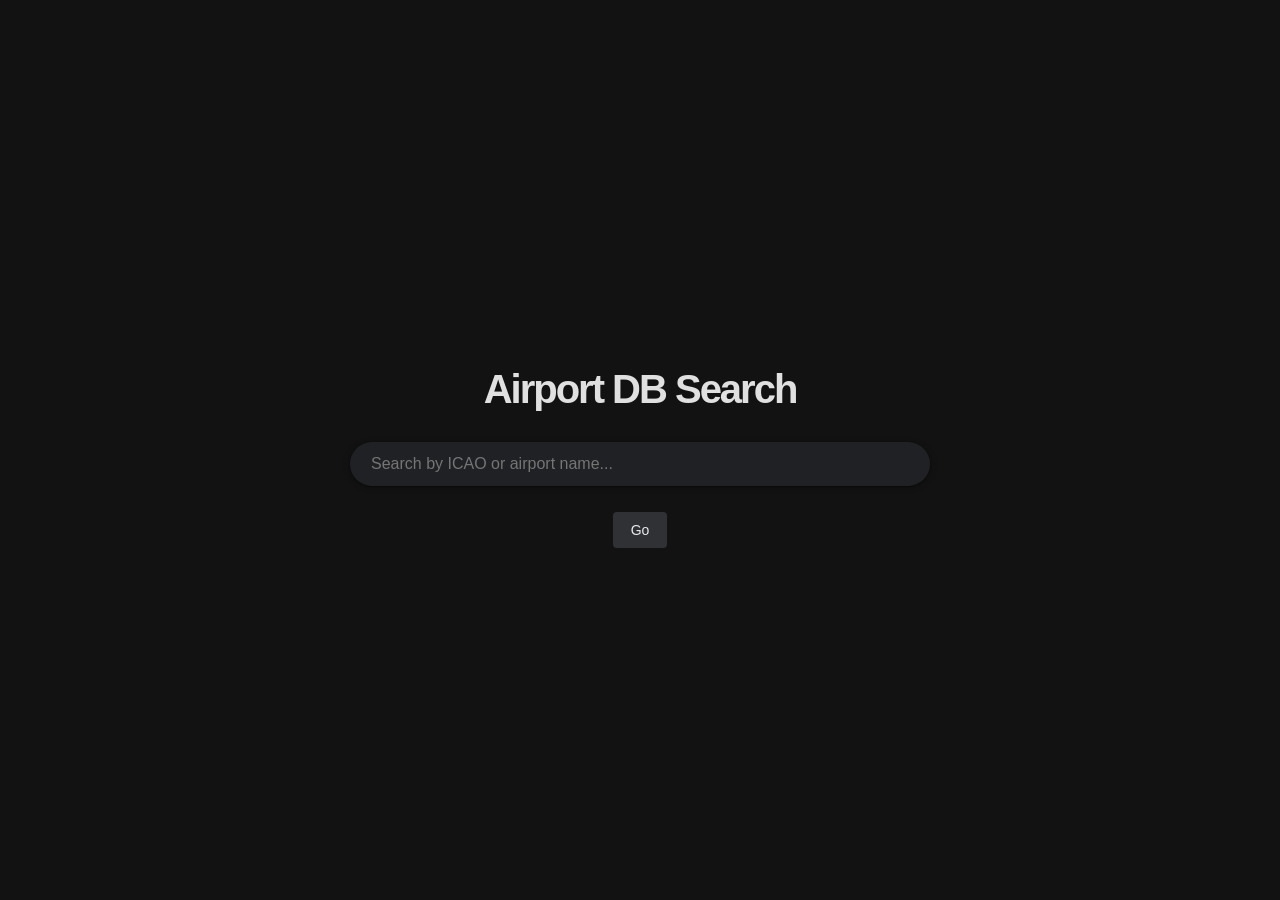
<file: search.html>
<!-- v0.2 -->
<!DOCTYPE html>
<html lang="en">
<head>
    <meta charset="UTF-8">
    <meta name="viewport" content="width=device-width, initial-scale=1.0">
    <title>Airport Database Search</title>
    <style>
        :root {
            --bg-color: #121212;
            --card-bg: #1e1e1e;
            --accent-color: #3b82f6;
            --text-primary: #e0e0e0;
            --text-secondary: #aaa;
            --border-color: #333;
        }

        body {
            background-color: var(--bg-color);
            color: var(--text-primary);
            font-family: -apple-system, BlinkMacSystemFont, "Segoe UI", Roboto, Helvetica, Arial, sans-serif;
            margin: 0;
            padding: 0;
            display: flex;
            flex-direction: column;
            min-height: 100vh;
        }

        /* Smoothly slides search from center to top when results show */
        .search-container {
            display: flex;
            flex-direction: column;
            align-items: center;
            justify-content: center;
            flex-grow: 1;
            transition: all 0.4s cubic-bezier(0.4, 0, 0.2, 1);
            padding: 20px;
        }

        body.has-results .search-container {
            flex-grow: 0;
            padding-top: 40px;
            padding-bottom: 20px;
        }

        h1 {
            font-size: 2.5rem;
            font-weight: 600;
            margin-bottom: 30px;
            letter-spacing: -0.05em;
            transition: all 0.4s ease;
        }

        body.has-results h1 {
            font-size: 1.5rem;
            margin-bottom: 15px;
        }

        .search-form {
            width: 100%;
            max-width: 580px;
            display: flex;
            flex-direction: column;
            align-items: center;
            gap: 15px;
        }

        .input-wrapper {
            position: relative;
            width: 100%;
        }

        .search-input {
            width: 100%;
            box-sizing: border-box;
            background-color: transparent;
            border: 1px solid var(--border-color);
            border-radius: 24px;
            padding: 12px 20px;
            color: var(--text-primary);
            font-size: 16px;
            outline: none;
            transition: background-color 0.2s, border-color 0.2s, box-shadow 0.2s;
        }

        .search-input:focus, .search-input:hover {
            background-color: #202124;
            border-color: transparent;
            box-shadow: 0 1px 6px rgba(0,0,0,0.4), 0 1px 1px rgba(0,0,0,0.2);
        }

        .go-button {
            background-color: #303134;
            border: 1px solid transparent;
            border-radius: 4px;
            color: #e8eaed;
            font-size: 14px;
            margin: 11px 4px;
            padding: 0 16px;
            line-height: 27px;
            height: 36px;
            min-width: 54px;
            text-align: center;
            cursor: pointer;
            user-select: none;
            transition: border-color 0.1s, color 0.1s;
        }

        .go-button:hover {
            border-color: #5f6368;
            color: #fff;
        }

        .results-wrapper {
            width: 100%;
            max-width: 800px;
            margin: 0 auto;
            padding: 0 20px 40px 20px;
            box-sizing: border-box;
        }

        .results-count {
            color: var(--text-secondary);
            font-size: 14px;
            margin-bottom: 20px;
        }

        .results-grid {
            display: grid;
            grid-template-columns: 1fr;
            gap: 16px;
        }

        @media (min-width: 600px) {
            .results-grid {
                grid-template-columns: repeat(2, 1fr);
            }
        }

        .airport-card {
            background-color: var(--card-bg);
            border: 1px solid var(--border-color);
            border-radius: 8px;
            padding: 20px;
            display: flex;
            flex-direction: column;
            justify-content: space-between;
            gap: 12px;
        }

        .airport-header {
            display: flex;
            justify-content: space-between;
            align-items: flex-start;
        }

        .airport-icao {
            font-size: 1.25rem;
            font-weight: 700;
            color: var(--accent-color);
        }

        .airport-rwy {
            font-size: 11px;
            font-weight: 700;
            background-color: #2a2a2a;
            padding: 3px 8px;
            border-radius: 12px;
            color: var(--text-secondary);
        }

        .airport-name {
            font-size: 1rem;
            font-weight: 500;
            margin: 0;
            line-height: 1.4;
        }

        .airport-specs {
            display: flex;
            flex-wrap: wrap;
            gap: 12px;
            font-size: 13px;
            color: var(--text-secondary);
            border-top: 1px solid #2a2a2a;
            padding-top: 10px;
        }

        .spec-item strong {
            color: var(--text-primary);
        }

        .airport-footer {
            display: flex;
            justify-content: space-between;
            align-items: center;
            font-size: 12px;
            margin-top: auto;
            padding-top: 5px;
        }

        .tag-badge {
            color: var(--text-secondary);
            font-style: italic;
        }

        .source-link {
            color: var(--accent-color);
            text-decoration: none;
            font-weight: 500;
        }

        .source-link:hover {
            text-decoration: underline;
        }

        .source-text {
            color: var(--text-secondary);
        }
    </style>
</head>
<body>

    <div class="search-container" id="searchContainer">
        <h1 id="mainTitle">Airport DB Search</h1>
        <form class="search-form" id="searchForm" autocomplete="off">
            <div class="input-wrapper">
                <input type="text" id="searchInput" class="search-input" placeholder="Search by ICAO or airport name..." autofocus>
            </div>
            <button type="submit" class="go-button">Go</button>
        </form>
    </div>

    <div class="results-wrapper" id="resultsWrapper" style="display: none;">
        <div class="results-count" id="resultsCount"></div>
        <div class="results-grid" id="resultsGrid"></div>
    </div>

    <script type="text/javascript" src="airports-db.js?v=0506g"></script>

    <script>
        const searchForm = document.getElementById('searchForm');
        const searchInput = document.getElementById('searchInput');
        const resultsWrapper = document.getElementById('resultsWrapper');
        const resultsCount = document.getElementById('resultsCount');
        const resultsGrid = document.getElementById('resultsGrid');

        searchForm.addEventListener('submit', function(e) {
            e.preventDefault();
            const query = searchInput.value.trim().toLowerCase();
            
            if (!query) {
                // If query is empty, reset back to center home look
                document.body.classList.remove('has-results');
                resultsWrapper.style.display = 'none';
                return;
            }

            // Simple filter matches against ICAO or Name
            // It will automatically read 'seedAirportDatabase' from the linked file above
            const filteredAirports = seedAirportDatabase.filter(airport => 
                airport.icao.toLowerCase().includes(query) || 
                airport.name.toLowerCase().includes(query)
            );

            // Trigger visual transitions
            document.body.classList.add('has-results');
            resultsWrapper.style.display = 'block';
            
            // Display results details
            resultsCount.textContent = `Found ${filteredAirports.length} result${filteredAirports.length === 1 ? '' : 's'}`;
            
            resultsGrid.innerHTML = '';
            filteredAirports.forEach(airport => {
                const card = document.createElement('div');
                card.className = 'airport-card';
                
                // Construct standard specifications string dynamically
                let specsHTML = `
                    <div class="spec-item"><strong>Type:</strong> ${airport.rwy || 'N/A'}</div>
                    <div class="spec-item"><strong>Length:</strong> ${airport.length ? airport.length + ' ft' : 'N/A'}</div>
                `;
                if(airport.elev !== undefined) {
                    specsHTML += `<div class="spec-item"><strong>Elev:</strong> ${airport.elev} ft</div>`;
                }
                specsHTML += `
                    <div class="spec-item"><strong>Lat:</strong> ${airport.lat}</div>
                    <div class="spec-item"><strong>Lon:</strong> ${airport.lon}</div>
                `;

                // Handle conditional external links or regular text strings
                let linkHTML = `<span class="source-text">${airport.linkText || airport.source}</span>`;
                if (airport.url) {
                    linkHTML = `<a href="${airport.url}" target="_blank" class="source-link">${airport.linkText || 'Link'}</a>`;
                }

                card.innerHTML = `
                    <div class="airport-header">
                        <span class="airport-icao">${airport.icao}</span>
                        <span class="airport-rwy">${airport.source}</span>
                    </div>
                    <p class="airport-name">${airport.name}</p>
                    <div class="airport-specs">
                        ${specsHTML}
                    </div>
                    <div class="airport-footer">
                        <span class="tag-badge">${airport.tag || ''}</span>
                        ${linkHTML}
                    </div>
                `;
                resultsGrid.appendChild(card);
            });
        });
    </script>
</body>
</html>
</file>
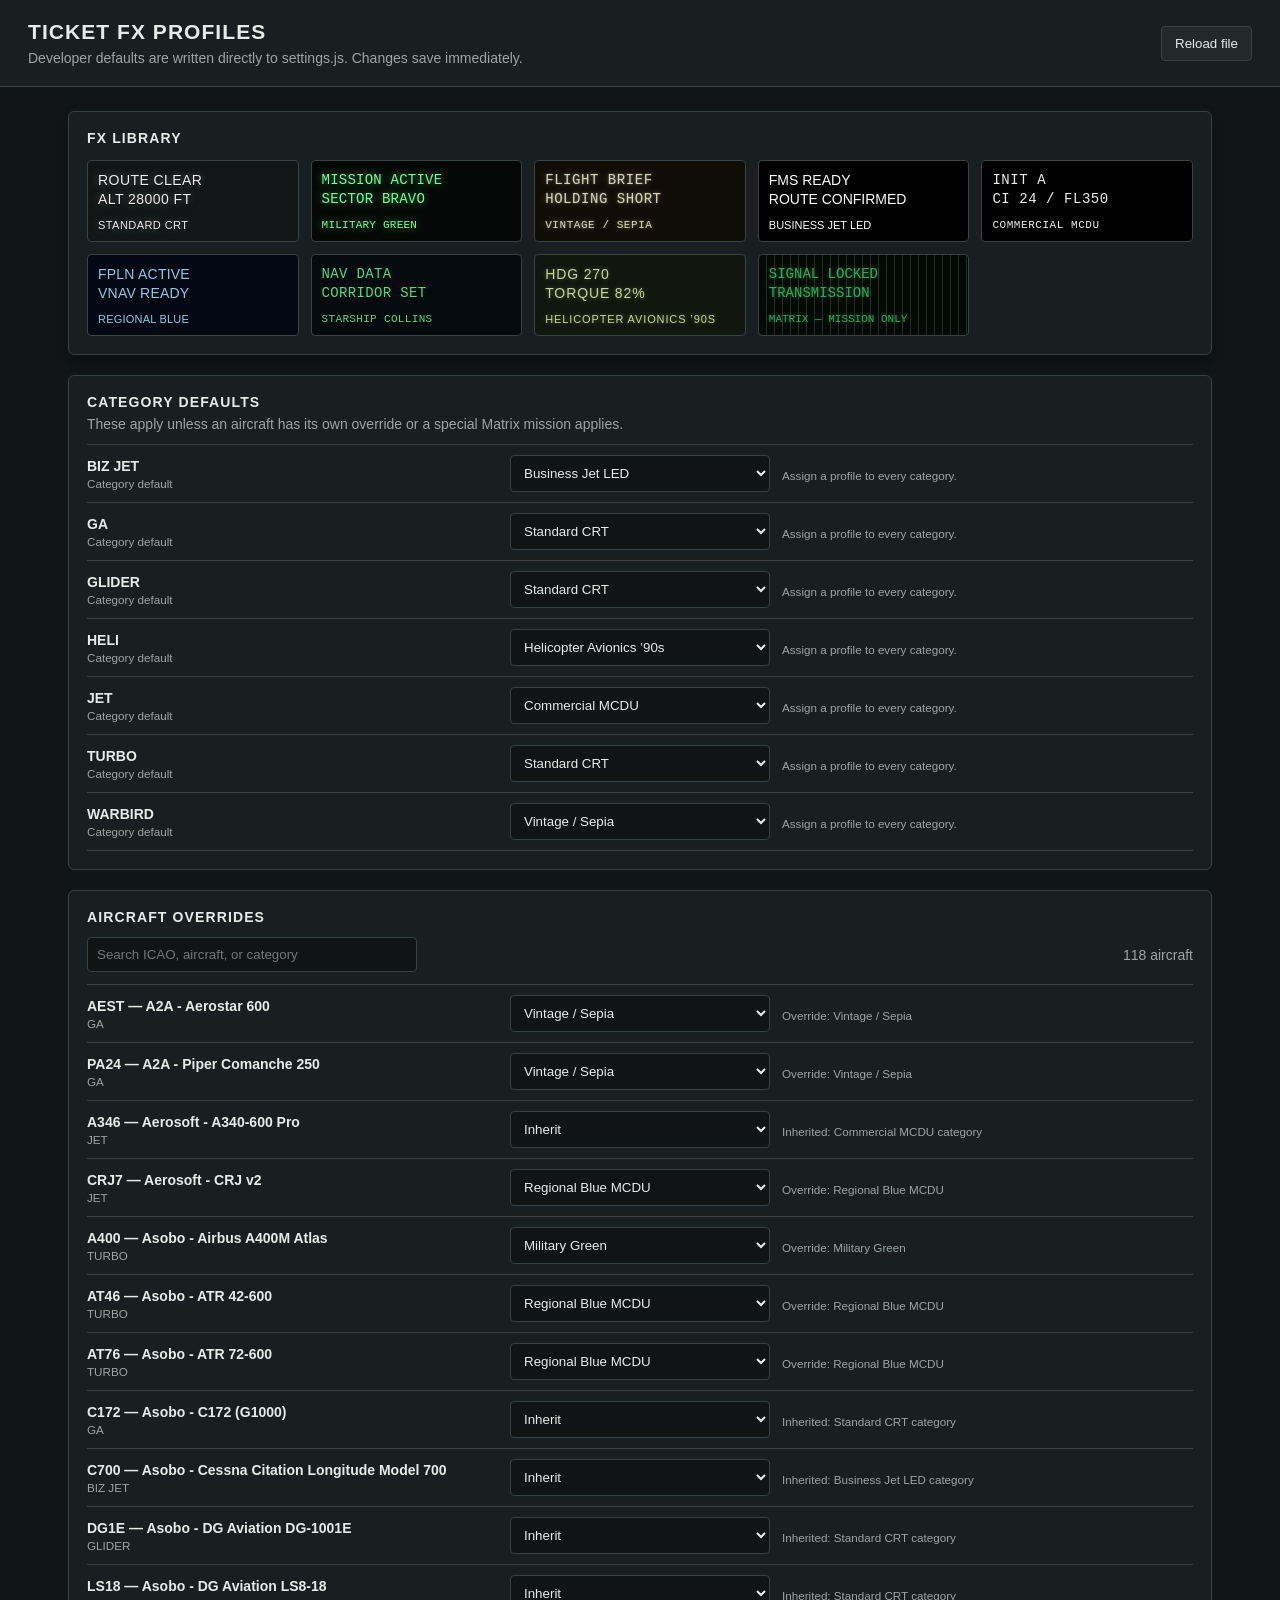
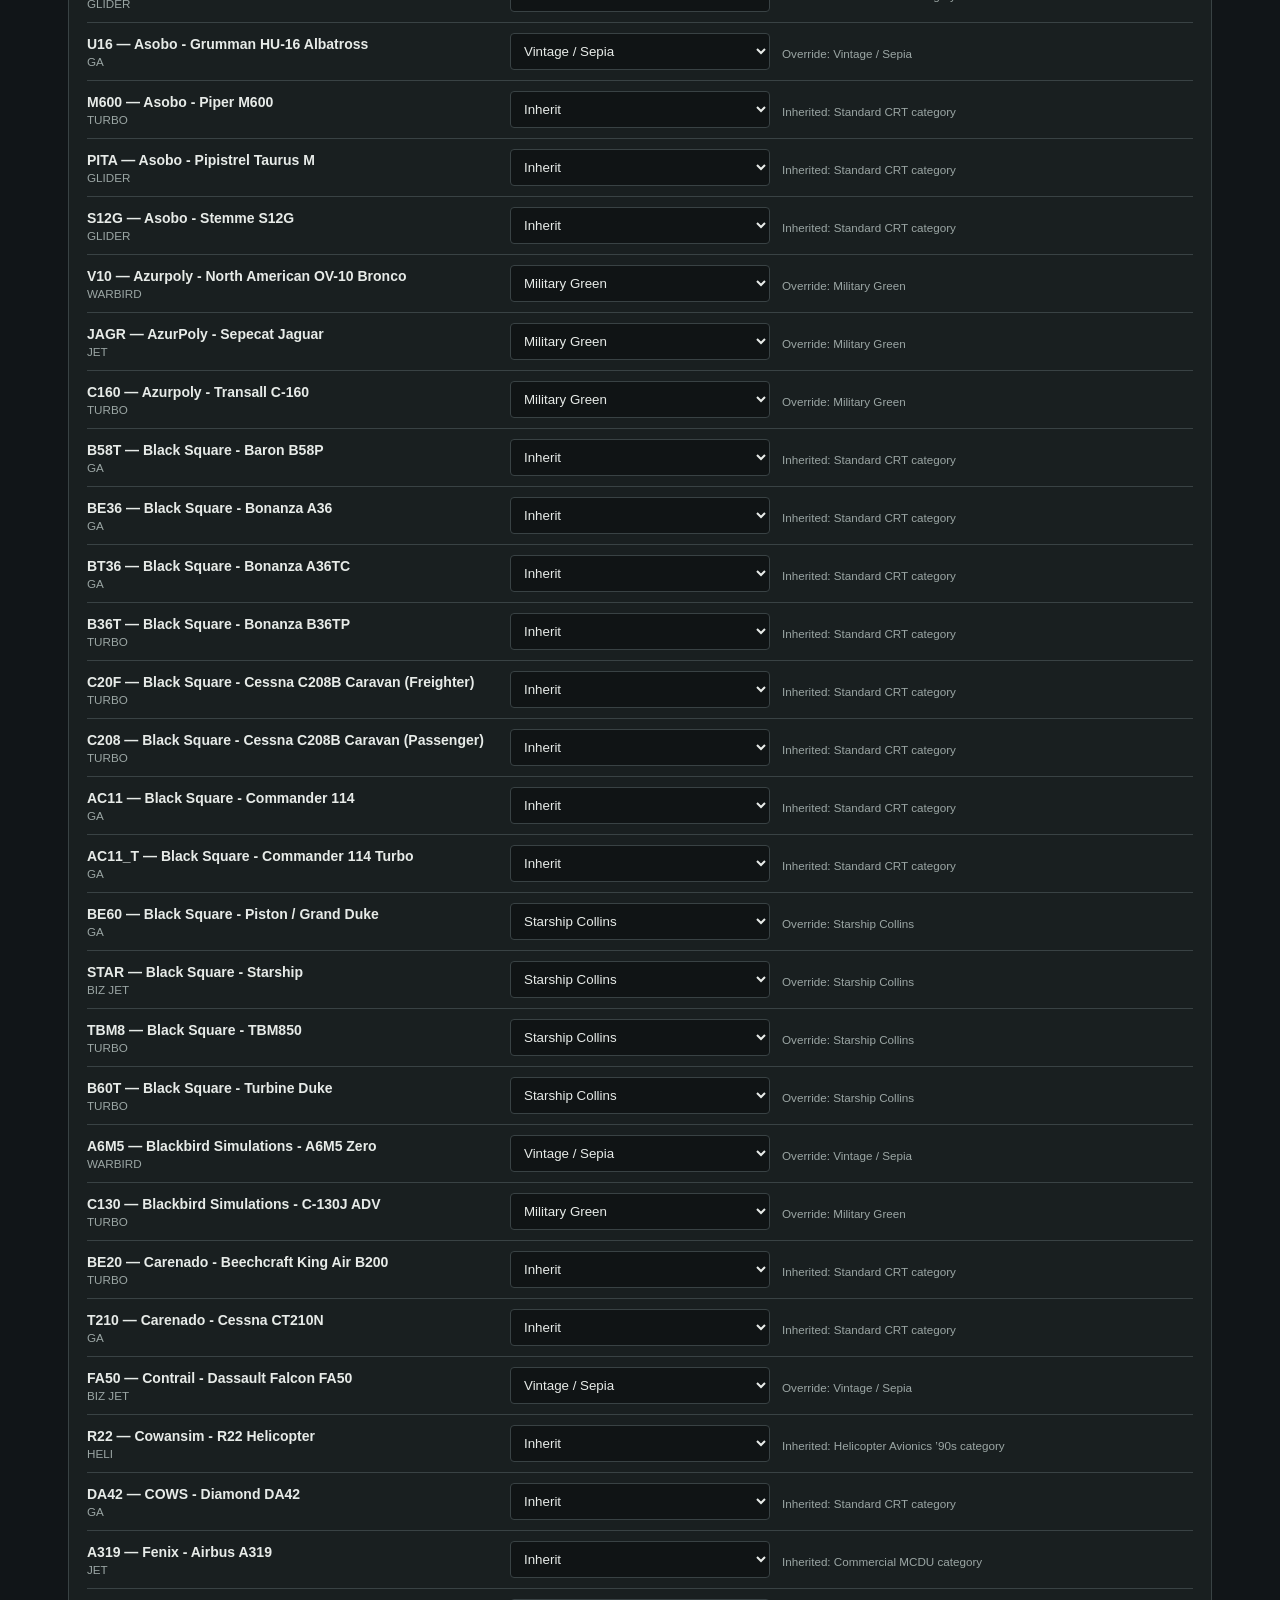
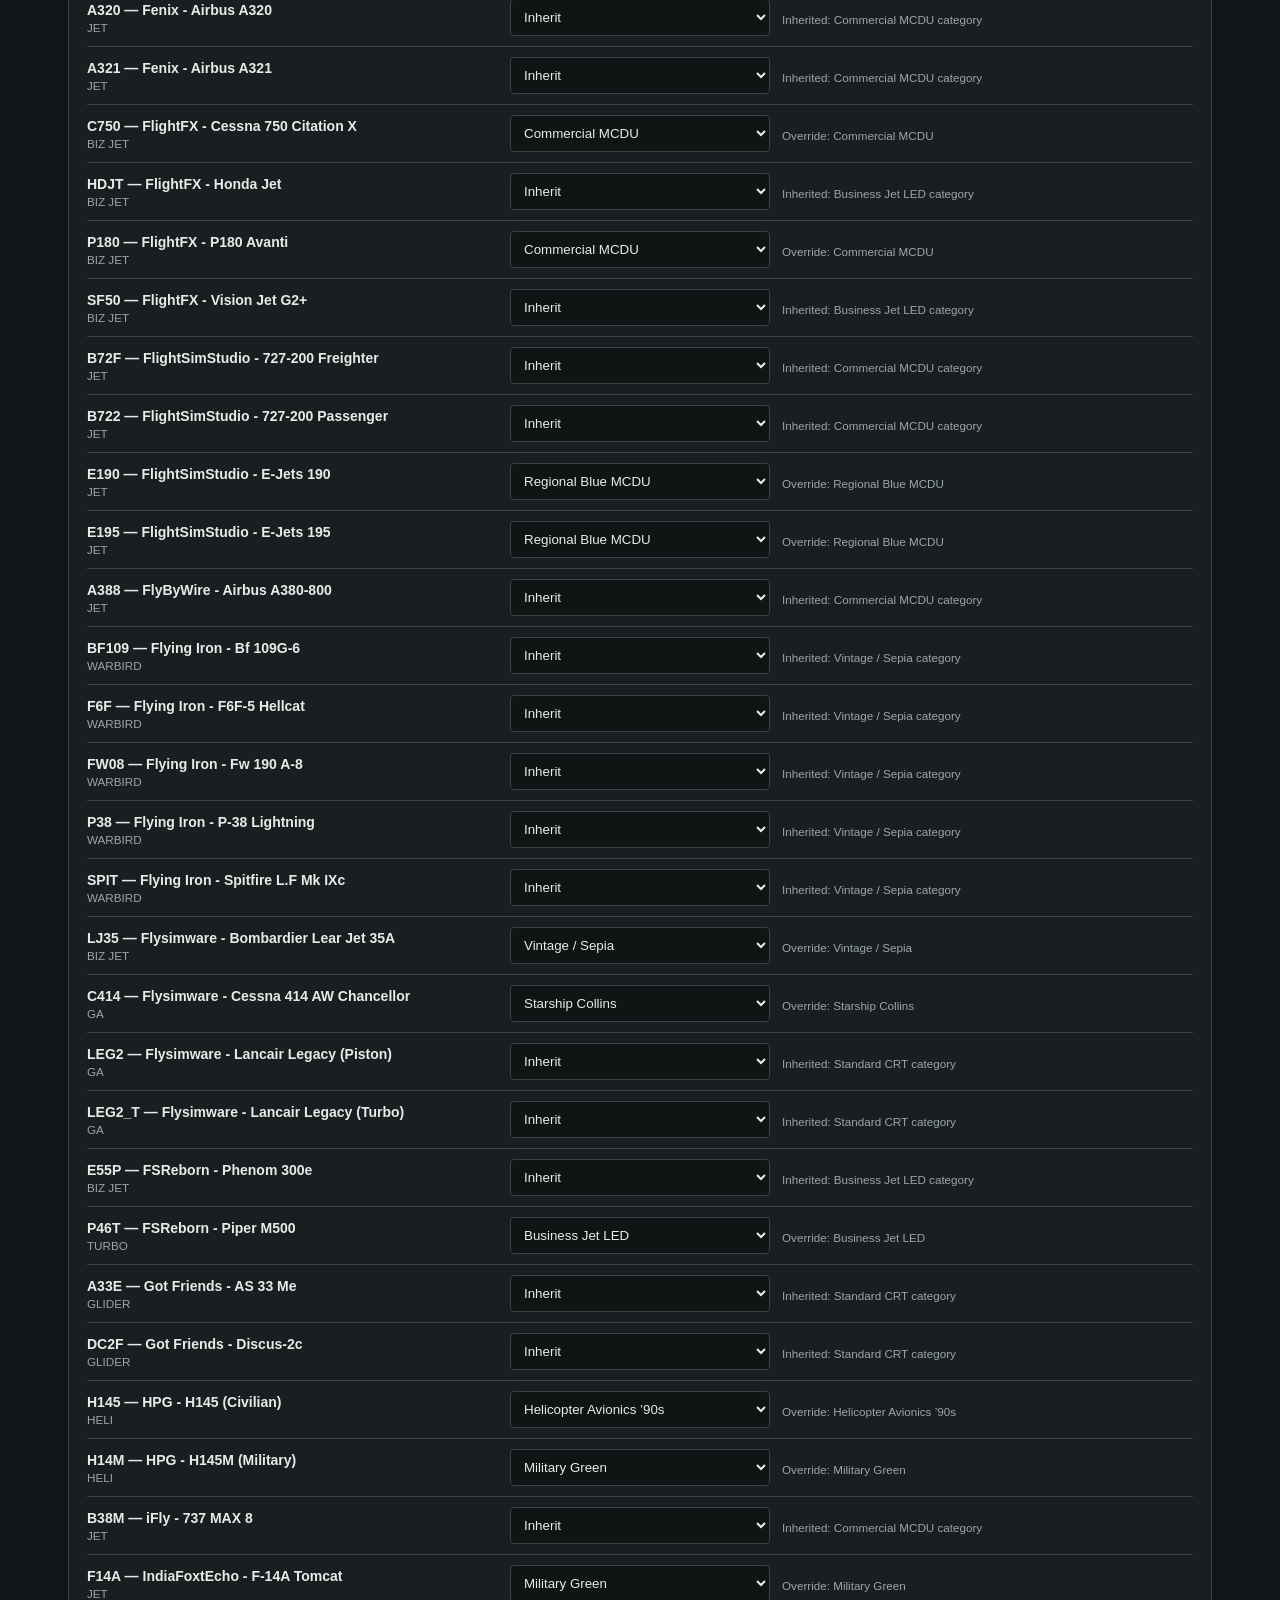
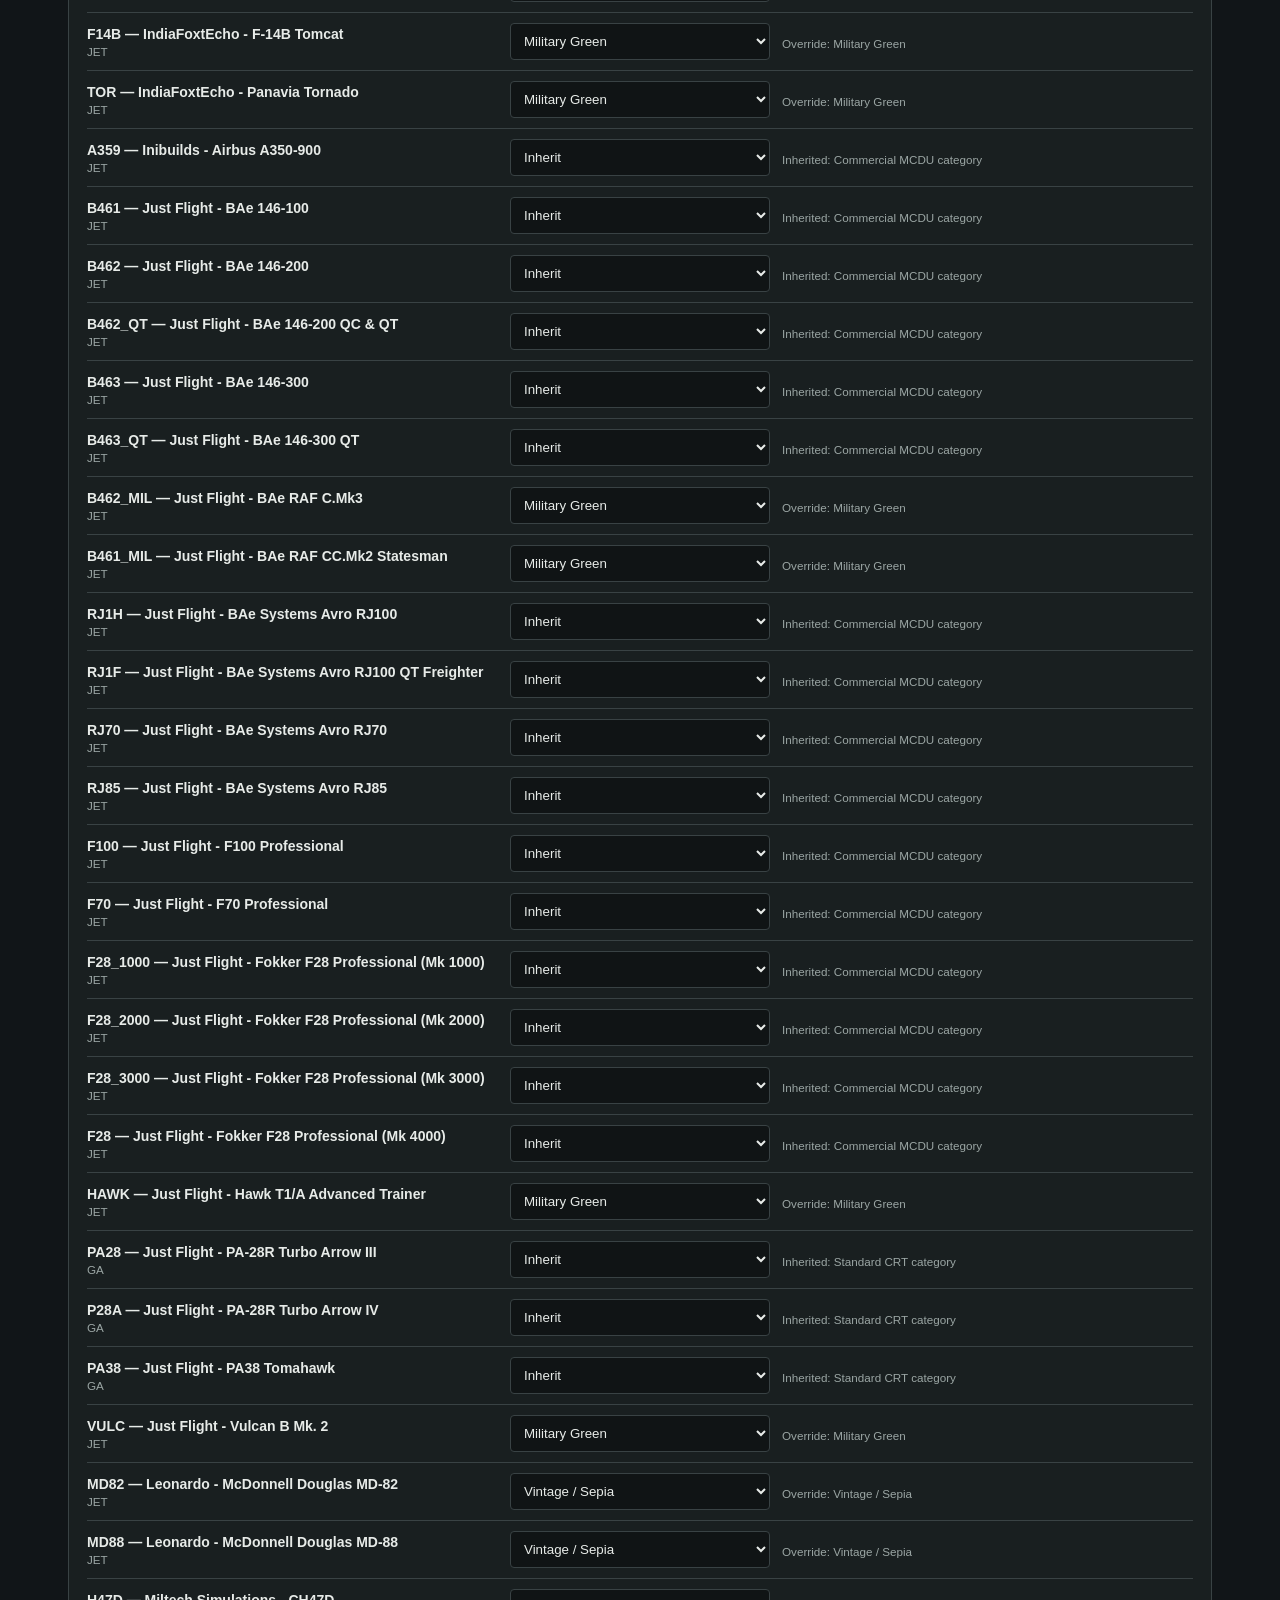
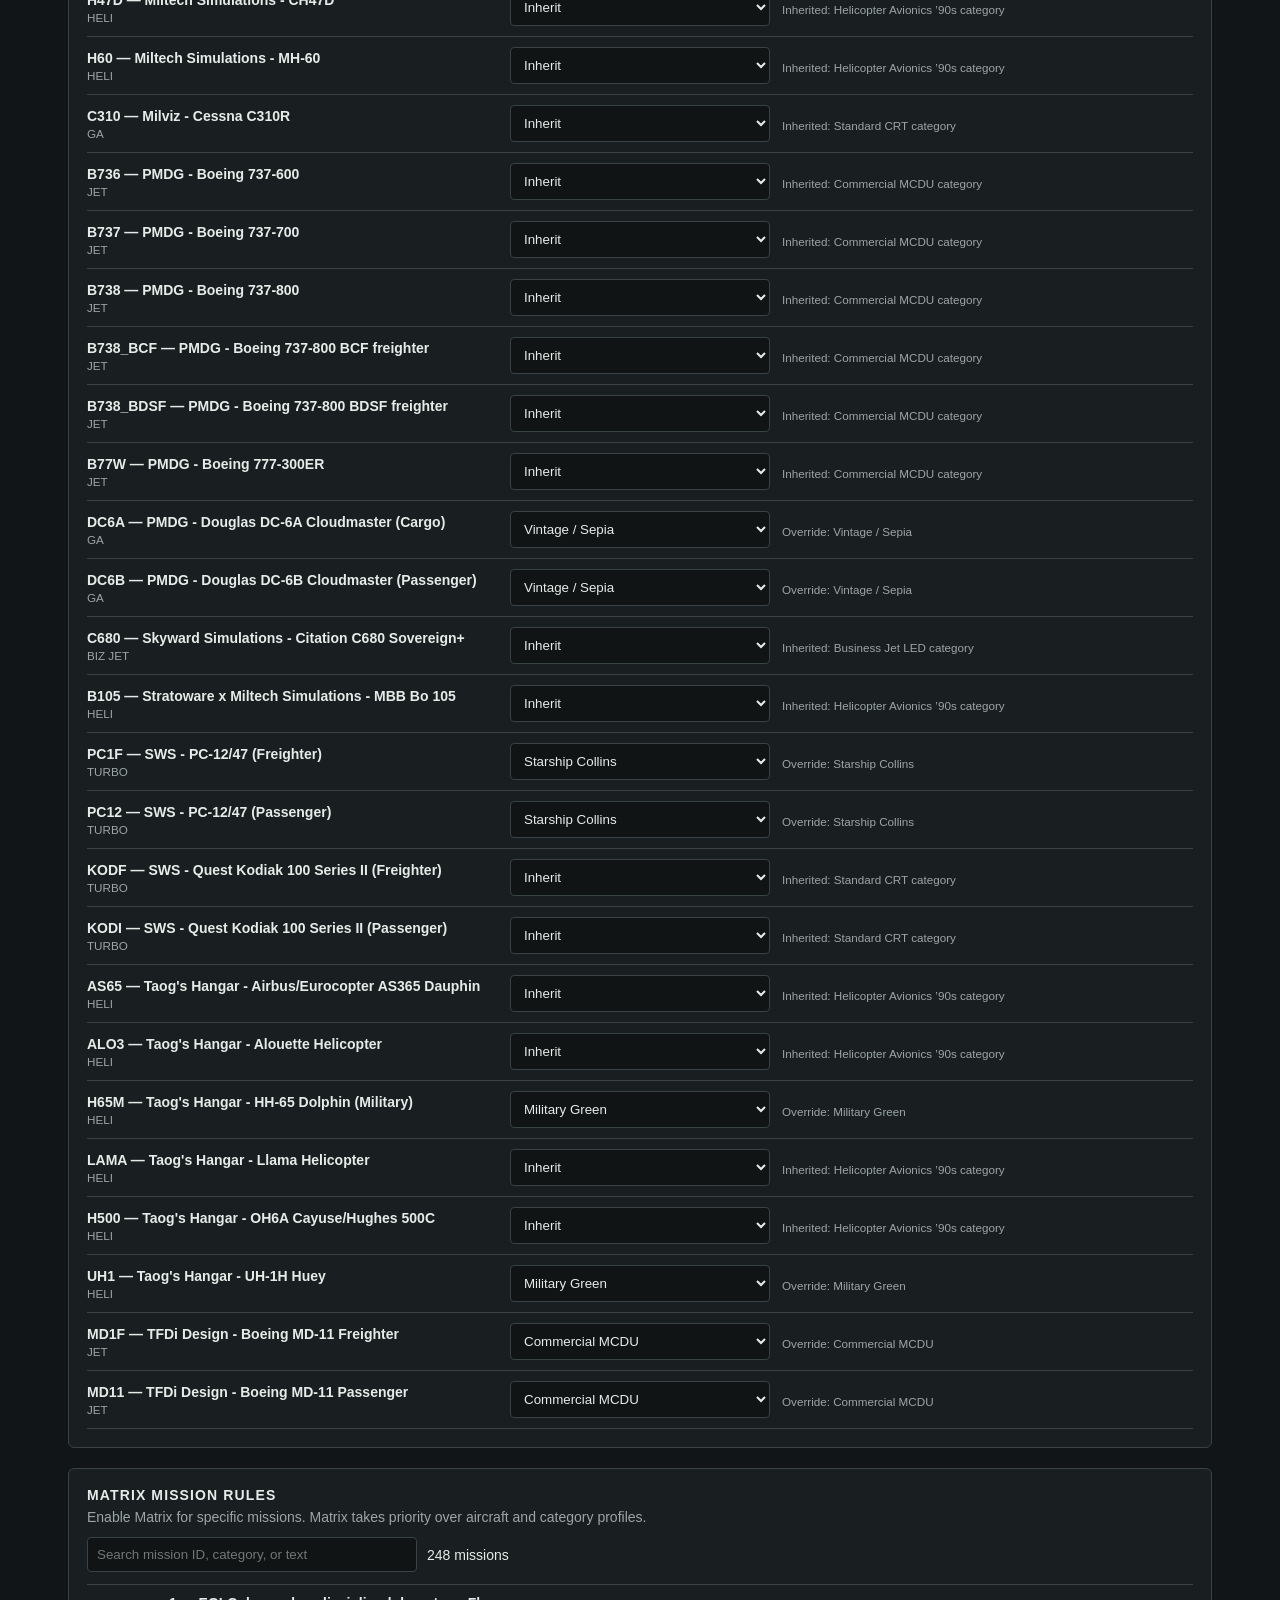
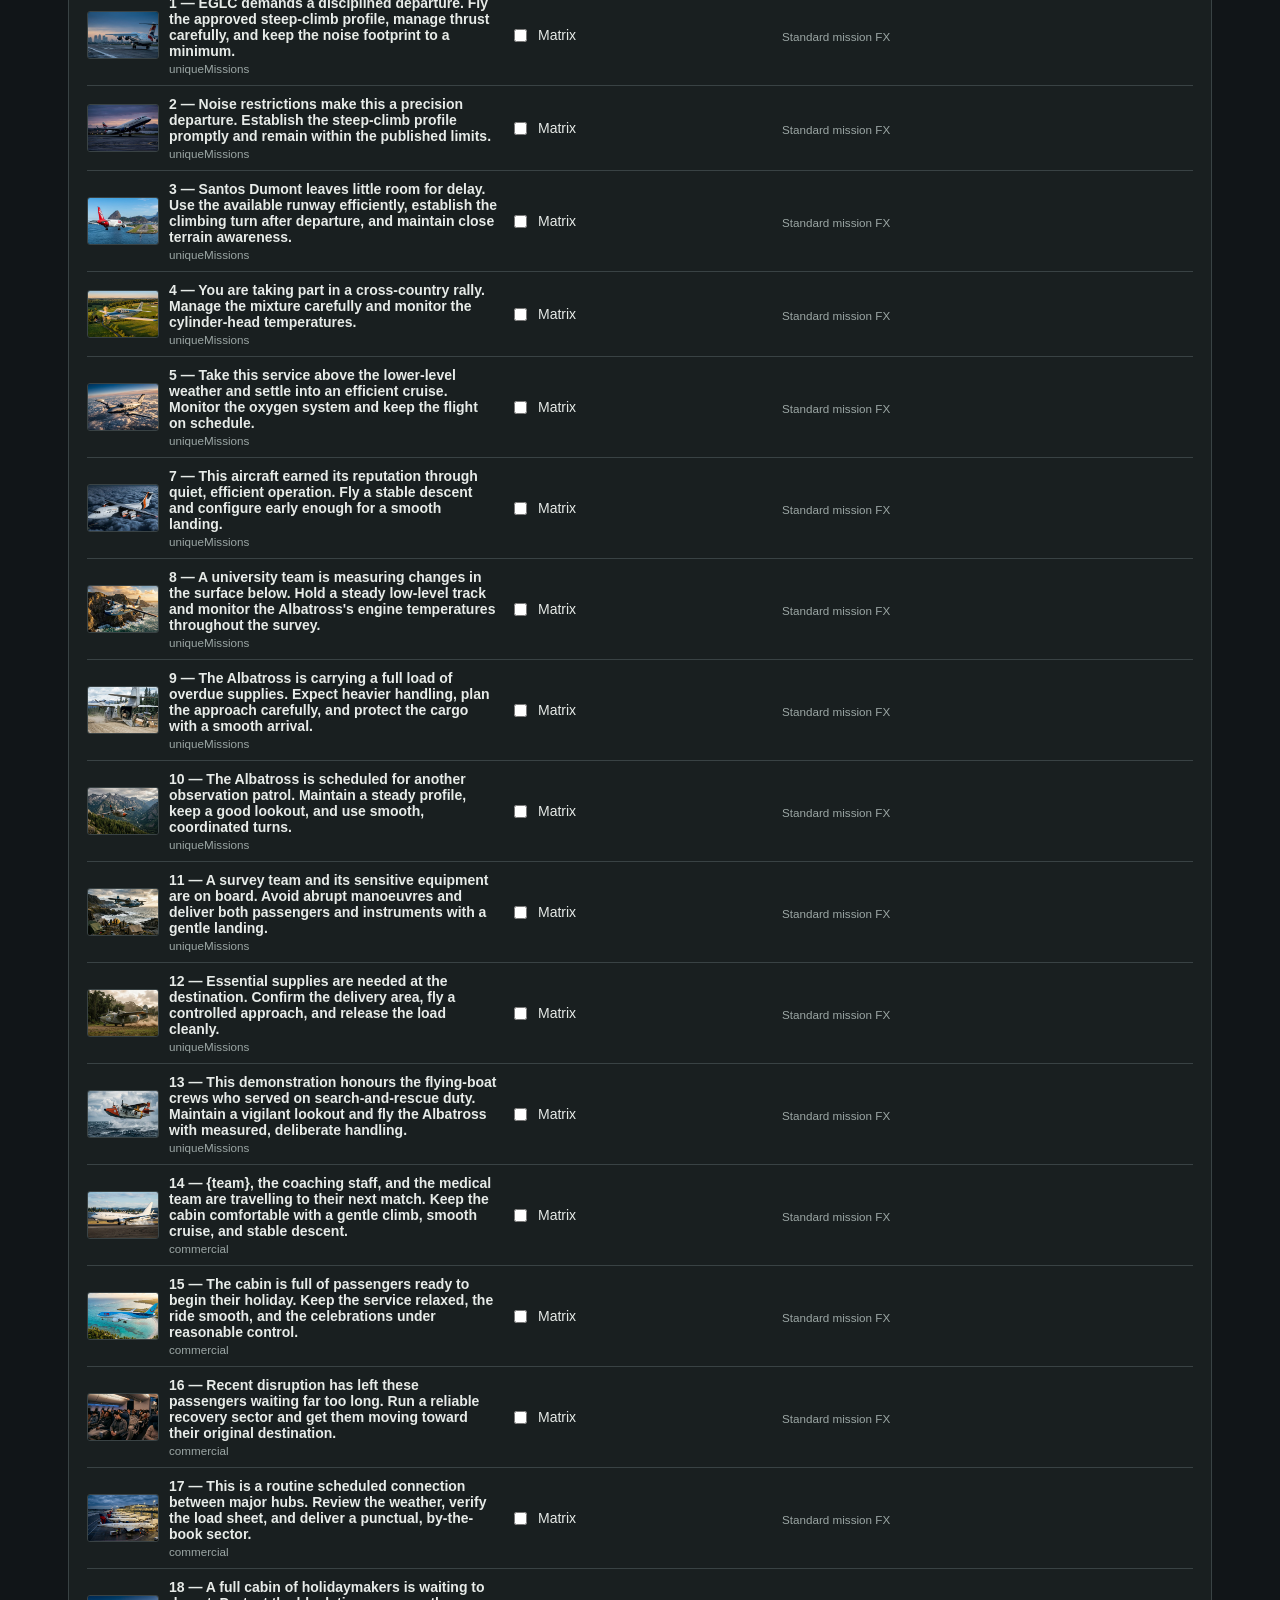
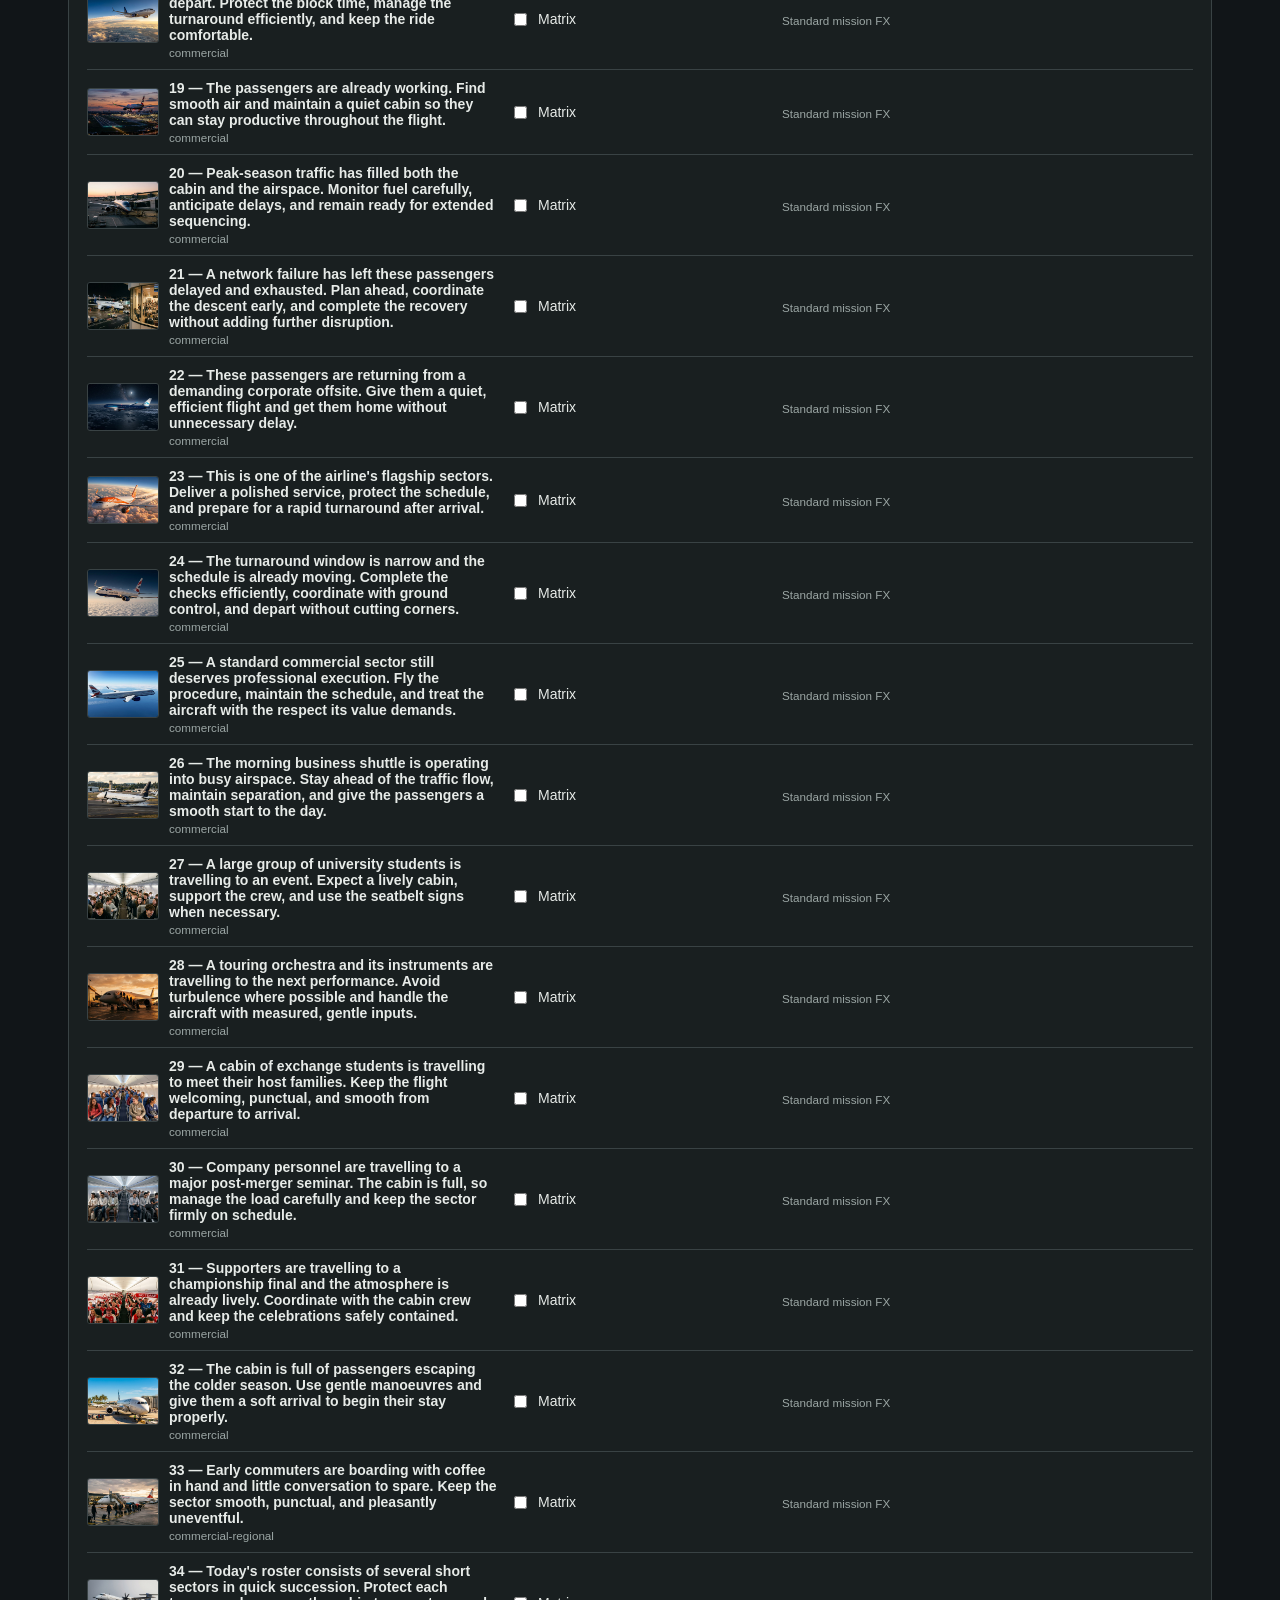
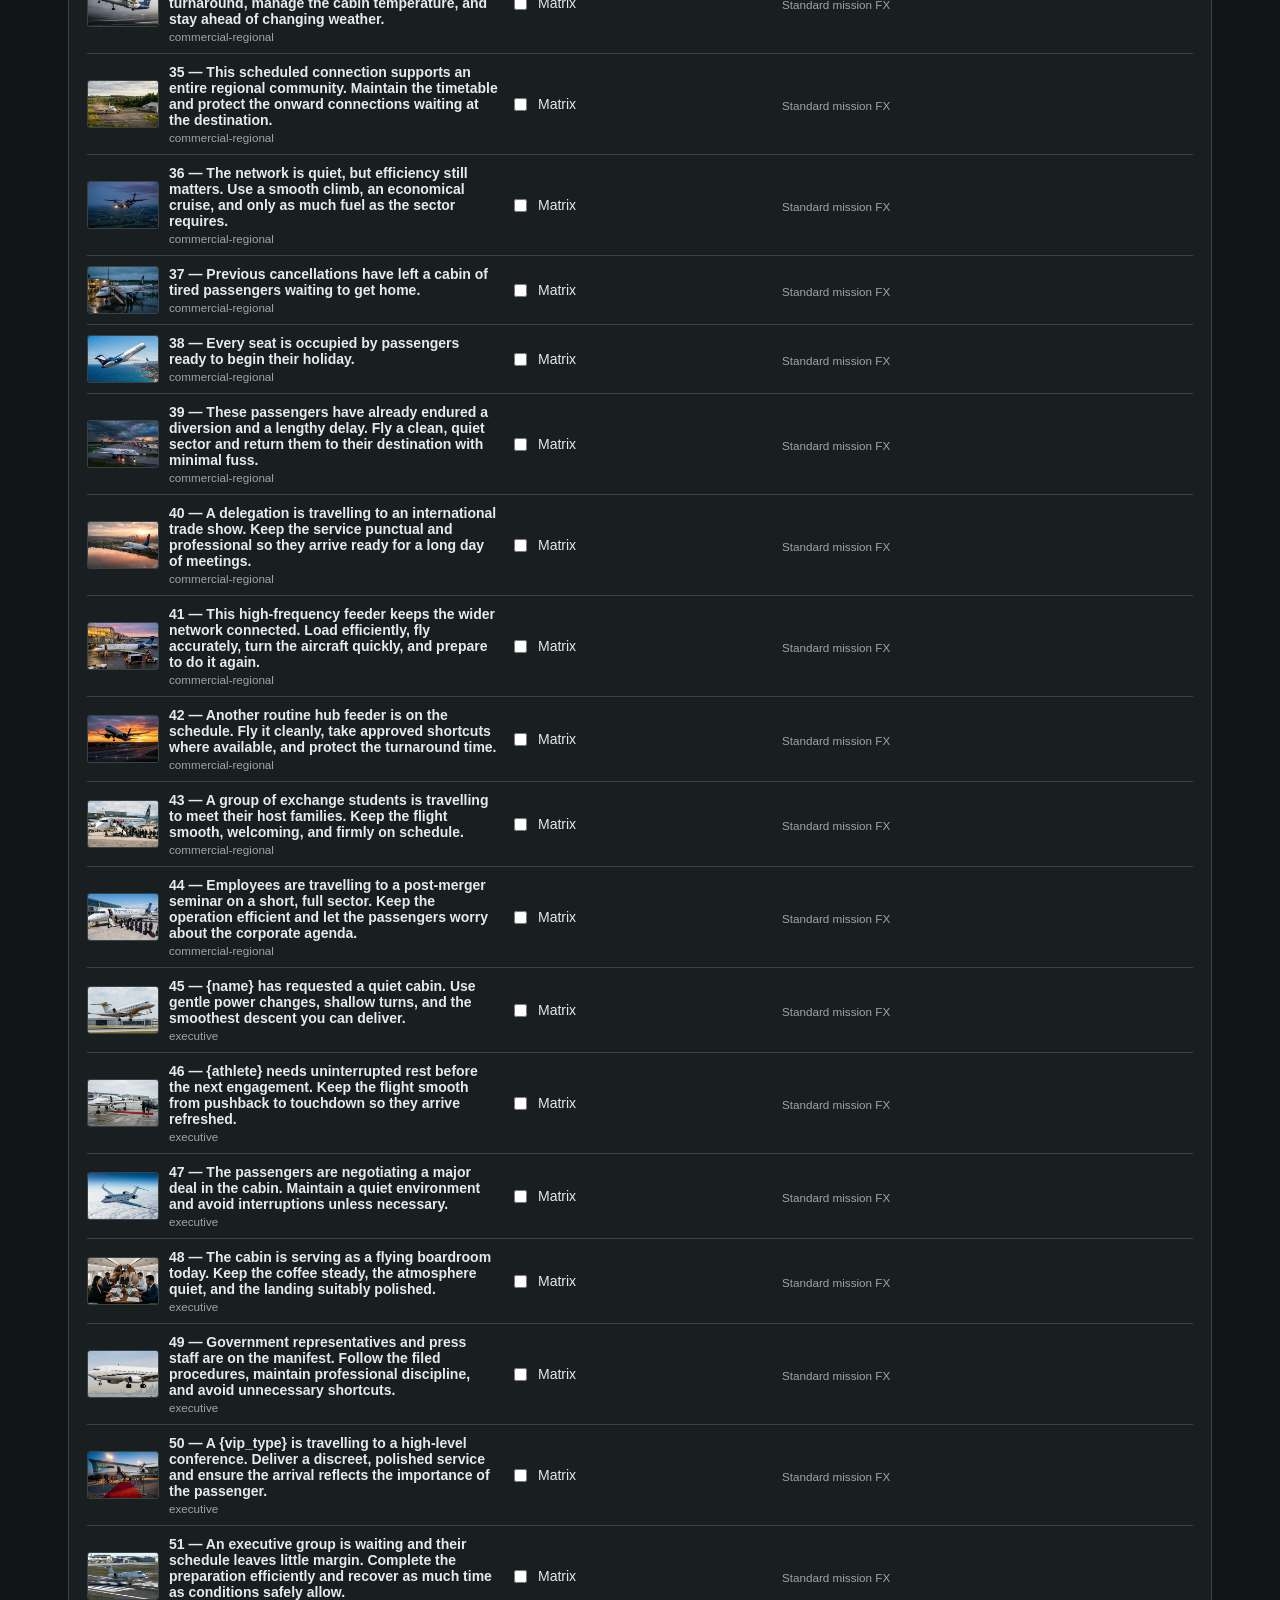
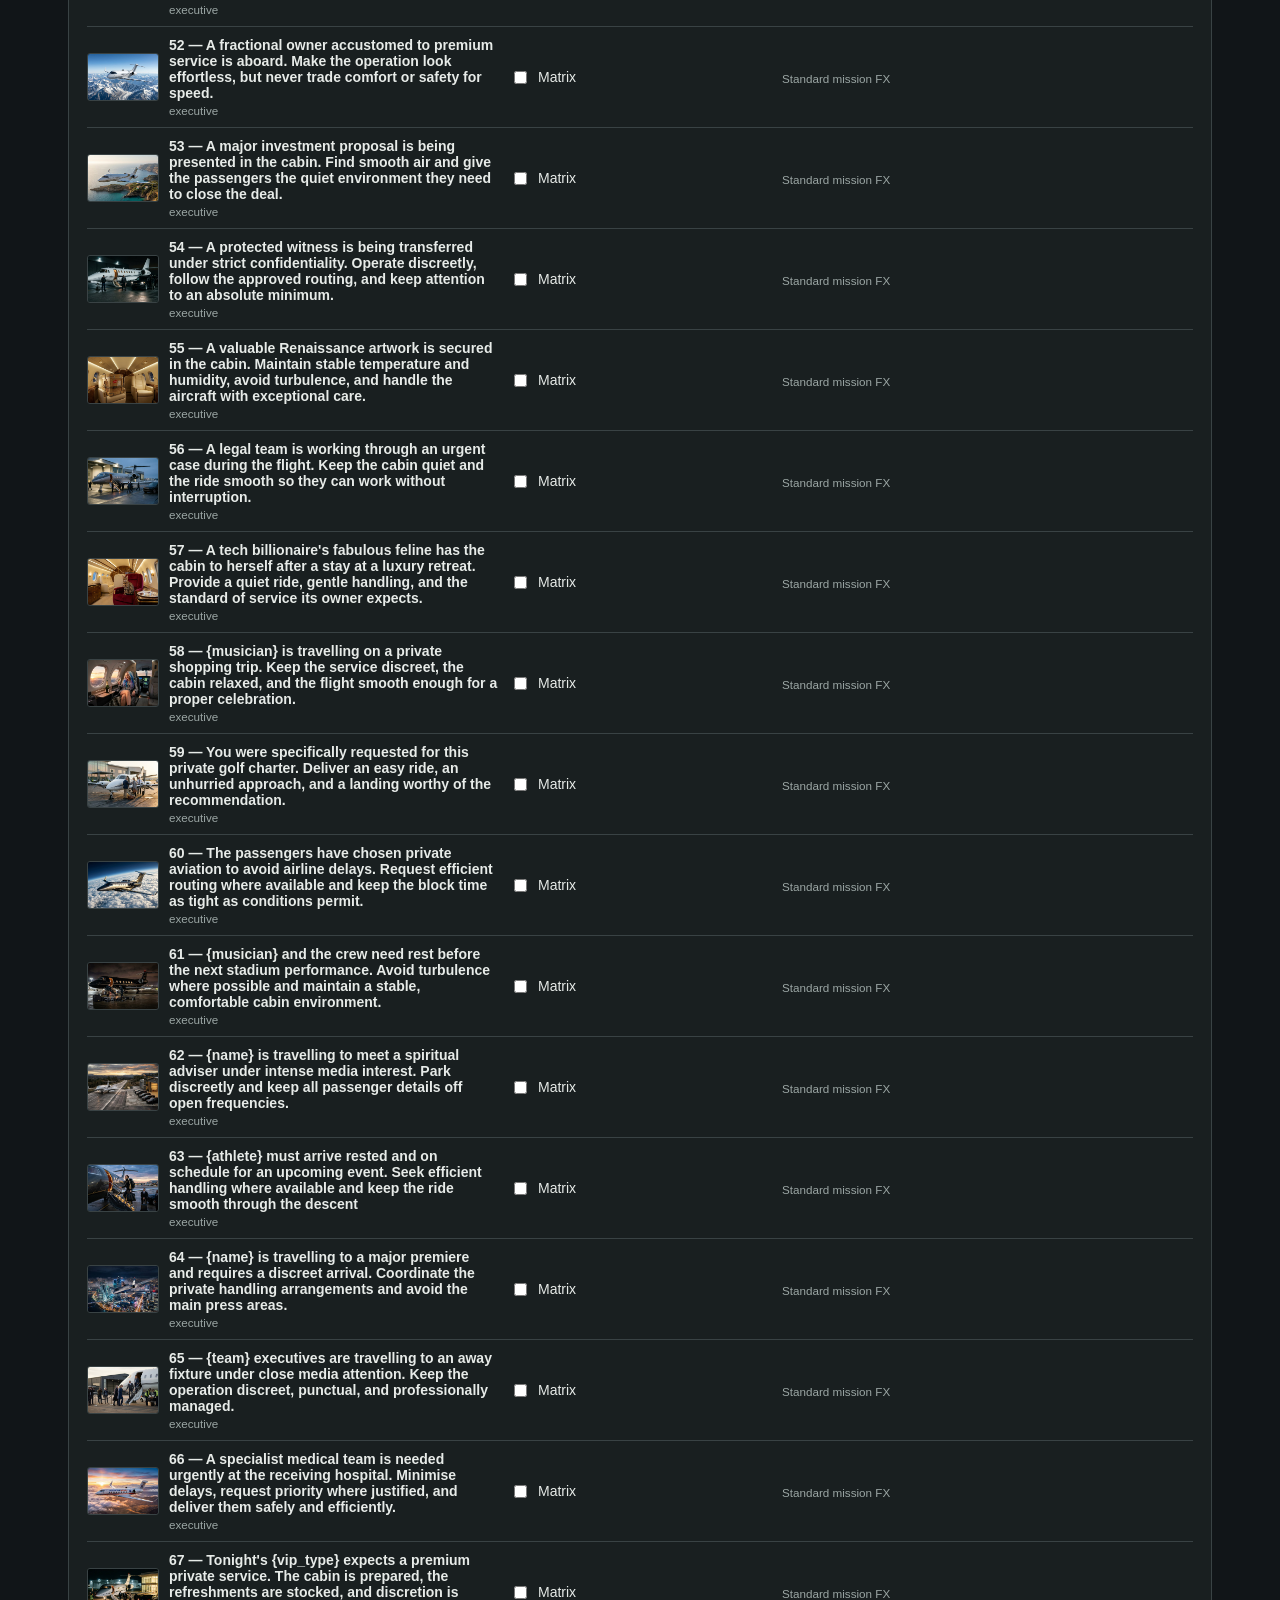
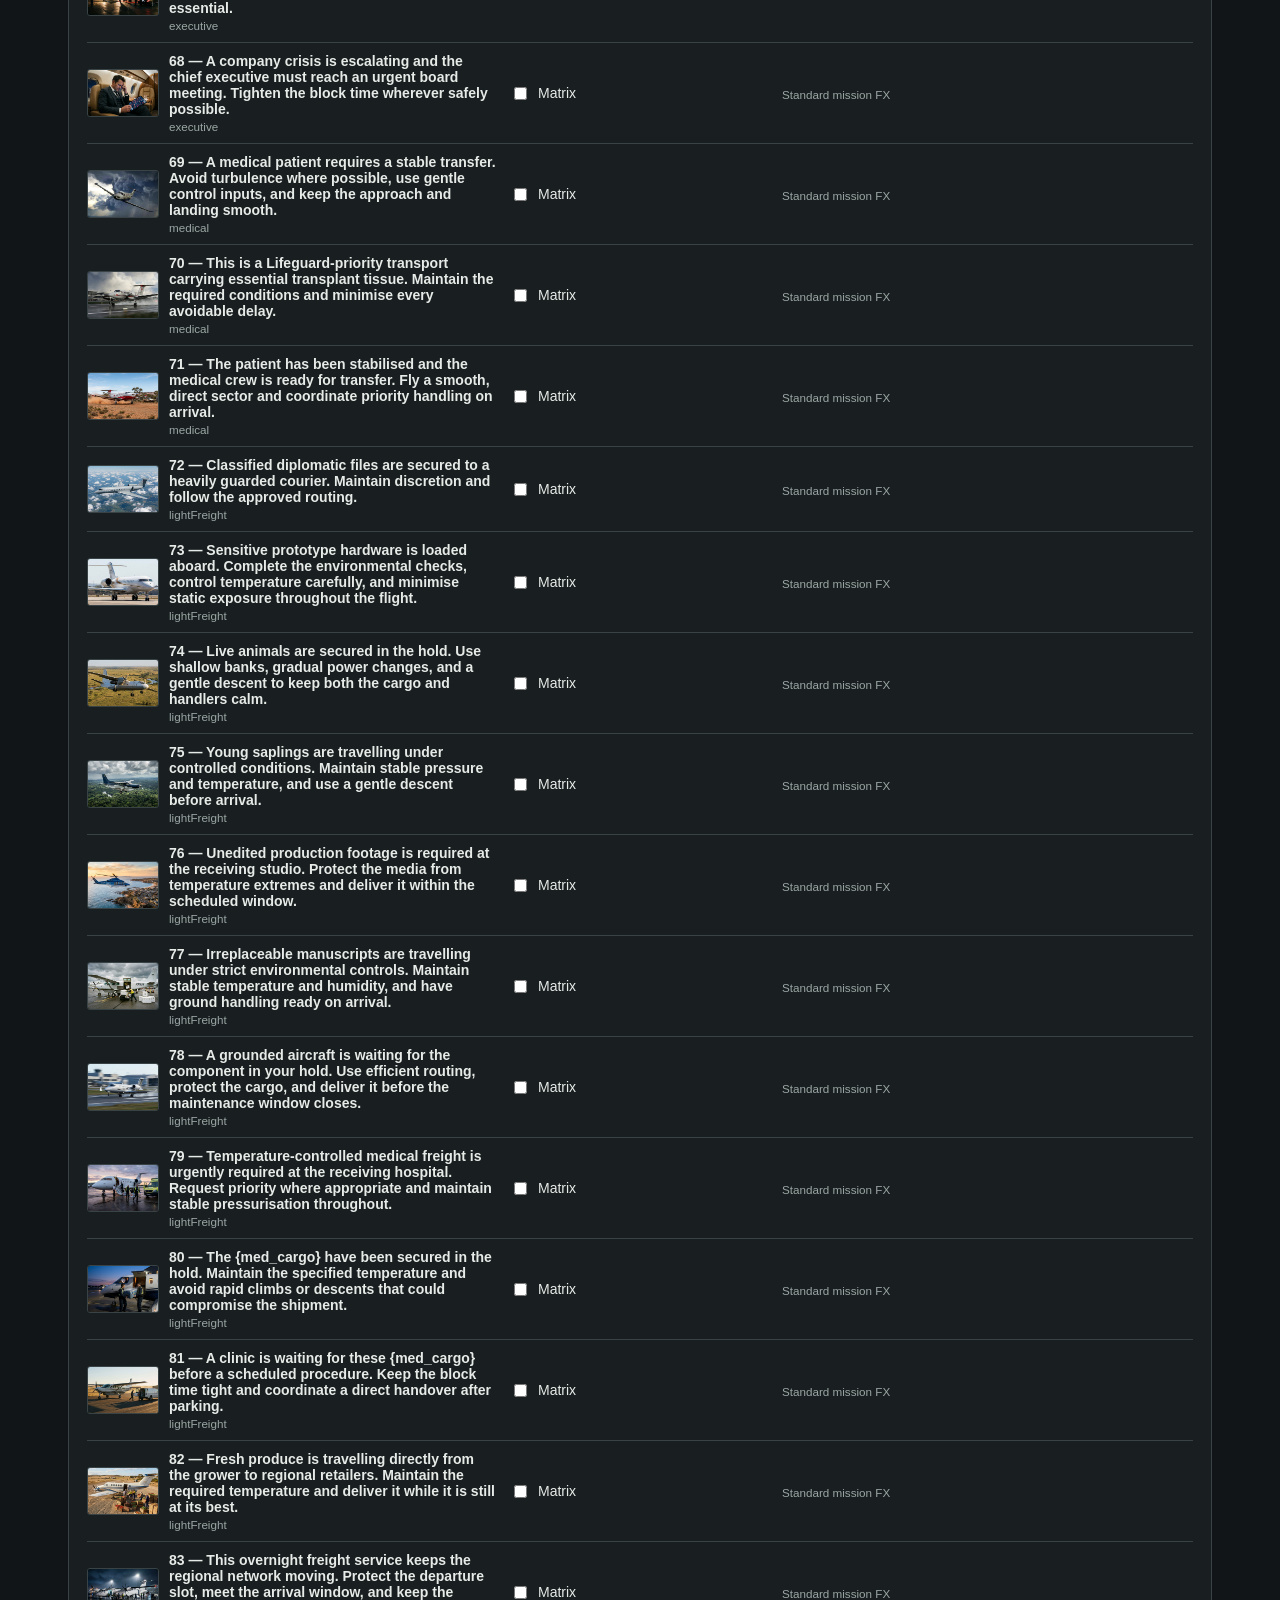
<file: ticket-fx-profiles.html>
<!doctype html>
<html lang="en">
<head>
    <meta charset="utf-8">
    <meta name="viewport" content="width=device-width, initial-scale=1">
    <title>VECTOR Ticket FX Profiles</title>
    <style>
        :root { --bg:#111518; --panel:#191f20; --panel2:#22292a; --border:#394244; --text:#e7ebe8; --muted:#9ba6a4; --green:#318f34; --amber:#e8dcb0; --matrix:#6dff96; }
        * { box-sizing:border-box; } body { margin:0; background:var(--bg); color:var(--text); font:14px "Segoe UI",Arial,sans-serif; }
        header { padding:20px 28px; border-bottom:1px solid var(--border); background:var(--panel); display:flex; justify-content:space-between; gap:16px; align-items:center; }
        h1,h2 { margin:0; } h1 { font-size:21px; letter-spacing:.05em; } h2 { font-size:14px; text-transform:uppercase; letter-spacing:.08em; } p { margin:6px 0 0; color:var(--muted); }
        main { max-width:1200px; margin:auto; padding:24px 28px 40px; display:grid; gap:20px; }
        section { background:var(--panel); border:1px solid var(--border); border-radius:6px; padding:18px; }
        .fx-library { position:sticky; top:0; z-index:2; box-shadow:0 8px 14px rgba(0,0,0,.28); }
        .fx-grid { display:grid; grid-template-columns:repeat(5,minmax(120px,1fr)); gap:12px; margin-top:14px; }
        .fx-preview { height:82px; border:1px solid var(--border); border-radius:4px; padding:10px; display:flex; flex-direction:column; justify-content:space-between; font:700 11px "Courier New",monospace; letter-spacing:.08em; background:#121617; }
        .fx-preview span { font-size:14px; line-height:1.35; opacity:1; letter-spacing:inherit; }
        .fx-preview.standard { font-family:"Helvetica Neue",Helvetica,Arial,sans-serif; font-weight:500; letter-spacing:.04em; color:#f2f0ea; text-shadow:0 1px 1px rgba(0,0,0,.8),0 0 8px rgba(242,240,234,.35); }
        .fx-preview.military { font-family:"Courier New",Courier,monospace; font-weight:400; letter-spacing:.02em; color:#6dff96; background:#060807; text-shadow:0 0 8px rgba(109,255,150,.55); }
        .fx-preview.vintage { font-family:"Courier New",Courier,monospace; font-weight:400; letter-spacing:.05em; color:#d8d3b8; background:#100c06; text-shadow:0 0 7px rgba(216,211,184,.45),0 0 2px rgba(255,250,228,.3); }
        .fx-preview.business { font-family:"Segoe UI","Helvetica Neue",Helvetica,Arial,sans-serif; font-weight:400; letter-spacing:0; color:#fff; background:#000; text-shadow:none; }
        .fx-preview.commercial { font-family:"Courier New",Courier,monospace; font-weight:400; letter-spacing:.05em; color:#ececec; background:#000; text-shadow:none; }
        .fx-preview.regional { font-family:"Segoe UI","Helvetica Neue",Helvetica,Arial,sans-serif; font-weight:400; letter-spacing:.02em; }
        .fx-preview.starship { font-family:"Courier New",Courier,monospace; font-weight:400; letter-spacing:.03em; color:#4ade80; background:#040a0e; text-shadow:none; }
        .fx-preview.helicopter { font-family:"Arial Narrow","Roboto Condensed","Segoe UI",sans-serif; font-weight:400; letter-spacing:.08em; color:#c5d89a; background:#11160e; text-shadow:0 0 5px rgba(178,208,126,.42); }
        .fx-preview.matrix { font-family:"Courier New",Courier,monospace; font-weight:400; letter-spacing:0; color:#2fa85a; background-color:#060807; background-image:repeating-linear-gradient(90deg,transparent 0 7px,rgba(93,255,138,.18) 7px 8px); text-shadow:0 0 4px rgba(93,255,138,.35); }
        .rows { margin-top:12px; border-top:1px solid var(--border); } .row { display:grid; grid-template-columns:minmax(170px,1fr) minmax(190px,260px) minmax(160px,1fr); gap:12px; align-items:center; padding:10px 0; border-bottom:1px solid var(--border); }
        .row small { display:block; color:var(--muted); margin-top:3px; } select,input { width:100%; padding:9px; background:#101415; color:var(--text); border:1px solid var(--border); border-radius:4px; } select:focus,input:focus { outline:1px solid var(--green); border-color:var(--green); }
        .toolbar { display:flex; gap:10px; align-items:center; margin-top:12px; } .toolbar input { max-width:330px; } button { padding:9px 13px; background:var(--panel2); color:var(--text); border:1px solid var(--border); border-radius:4px; cursor:pointer; } button:hover { background:var(--green); border-color:var(--green); color:#fff; } #status { color:var(--muted); margin-left:auto; }
        .matrix-toggle { display:flex; align-items:center; gap:8px; color:var(--text); cursor:pointer; } .matrix-toggle input { width:auto; accent-color:var(--green); }
        .matrix-mission { display:flex; align-items:center; gap:10px; min-width:0; } .matrix-thumb { width:72px; height:48px; object-fit:cover; flex:0 0 auto; border:1px solid var(--border); border-radius:3px; background:#101415; }
        @media (max-width:760px) { header,main { padding-left:16px; padding-right:16px; } .fx-grid { grid-template-columns:repeat(2,1fr); } .row { grid-template-columns:1fr; gap:5px; } #status { margin-left:0; } .toolbar { flex-wrap:wrap; } }
    </style>
</head>
<body>
<header><div><h1>TICKET FX PROFILES</h1><p>Developer defaults are written directly to settings.js. Changes save immediately.</p></div><button id="reload">Reload file</button></header>
<main>
    <section class="fx-library"><h2>FX library</h2><div class="fx-grid"><div class="fx-preview standard"><span>ROUTE CLEAR<br>ALT 28000 FT</span>STANDARD CRT</div><div class="fx-preview military"><span>MISSION ACTIVE<br>SECTOR BRAVO</span>MILITARY GREEN</div><div class="fx-preview vintage"><span>FLIGHT BRIEF<br>HOLDING SHORT</span>VINTAGE / SEPIA</div><div class="fx-preview business"><span>FMS READY<br>ROUTE CONFIRMED</span>BUSINESS JET LED</div><div class="fx-preview commercial"><span>INIT A<br>CI 24 / FL350</span>COMMERCIAL MCDU</div><div class="fx-preview regional" style="color:#8ecae6;background:#030812"><span>FPLN ACTIVE<br>VNAV READY</span>REGIONAL BLUE</div><div class="fx-preview starship"><span>NAV DATA<br>CORRIDOR SET</span>STARSHIP COLLINS</div><div class="fx-preview helicopter"><span>HDG 270<br>TORQUE 82%</span>HELICOPTER AVIONICS ’90S</div><div class="fx-preview matrix"><span>SIGNAL LOCKED<br>TRANSMISSION</span>MATRIX — MISSION ONLY</div></div></section>
    <section><h2>Category defaults</h2><p>These apply unless an aircraft has its own override or a special Matrix mission applies.</p><div id="groups" class="rows"></div></section>
    <section><h2>Aircraft overrides</h2><div class="toolbar"><input id="search" type="search" placeholder="Search ICAO, aircraft, or category"><span id="status"></span></div><div id="aircraft" class="rows"></div></section>
    <section><h2>Matrix Mission Rules</h2><p>Enable Matrix for specific missions. Matrix takes priority over aircraft and category profiles.</p><div class="toolbar"><input id="matrixSearch" type="search" placeholder="Search mission ID, category, or text"><span id="matrixStatus"></span></div><div id="matrixRules" class="rows"></div></section>
</main>
<script src="fleet-db.js"></script>
<script src="missions-db.js"></script>
<script src="settings.js"></script>
<script src="ticket-fx-profiles.js"></script>
</body>
</html>
</file>
